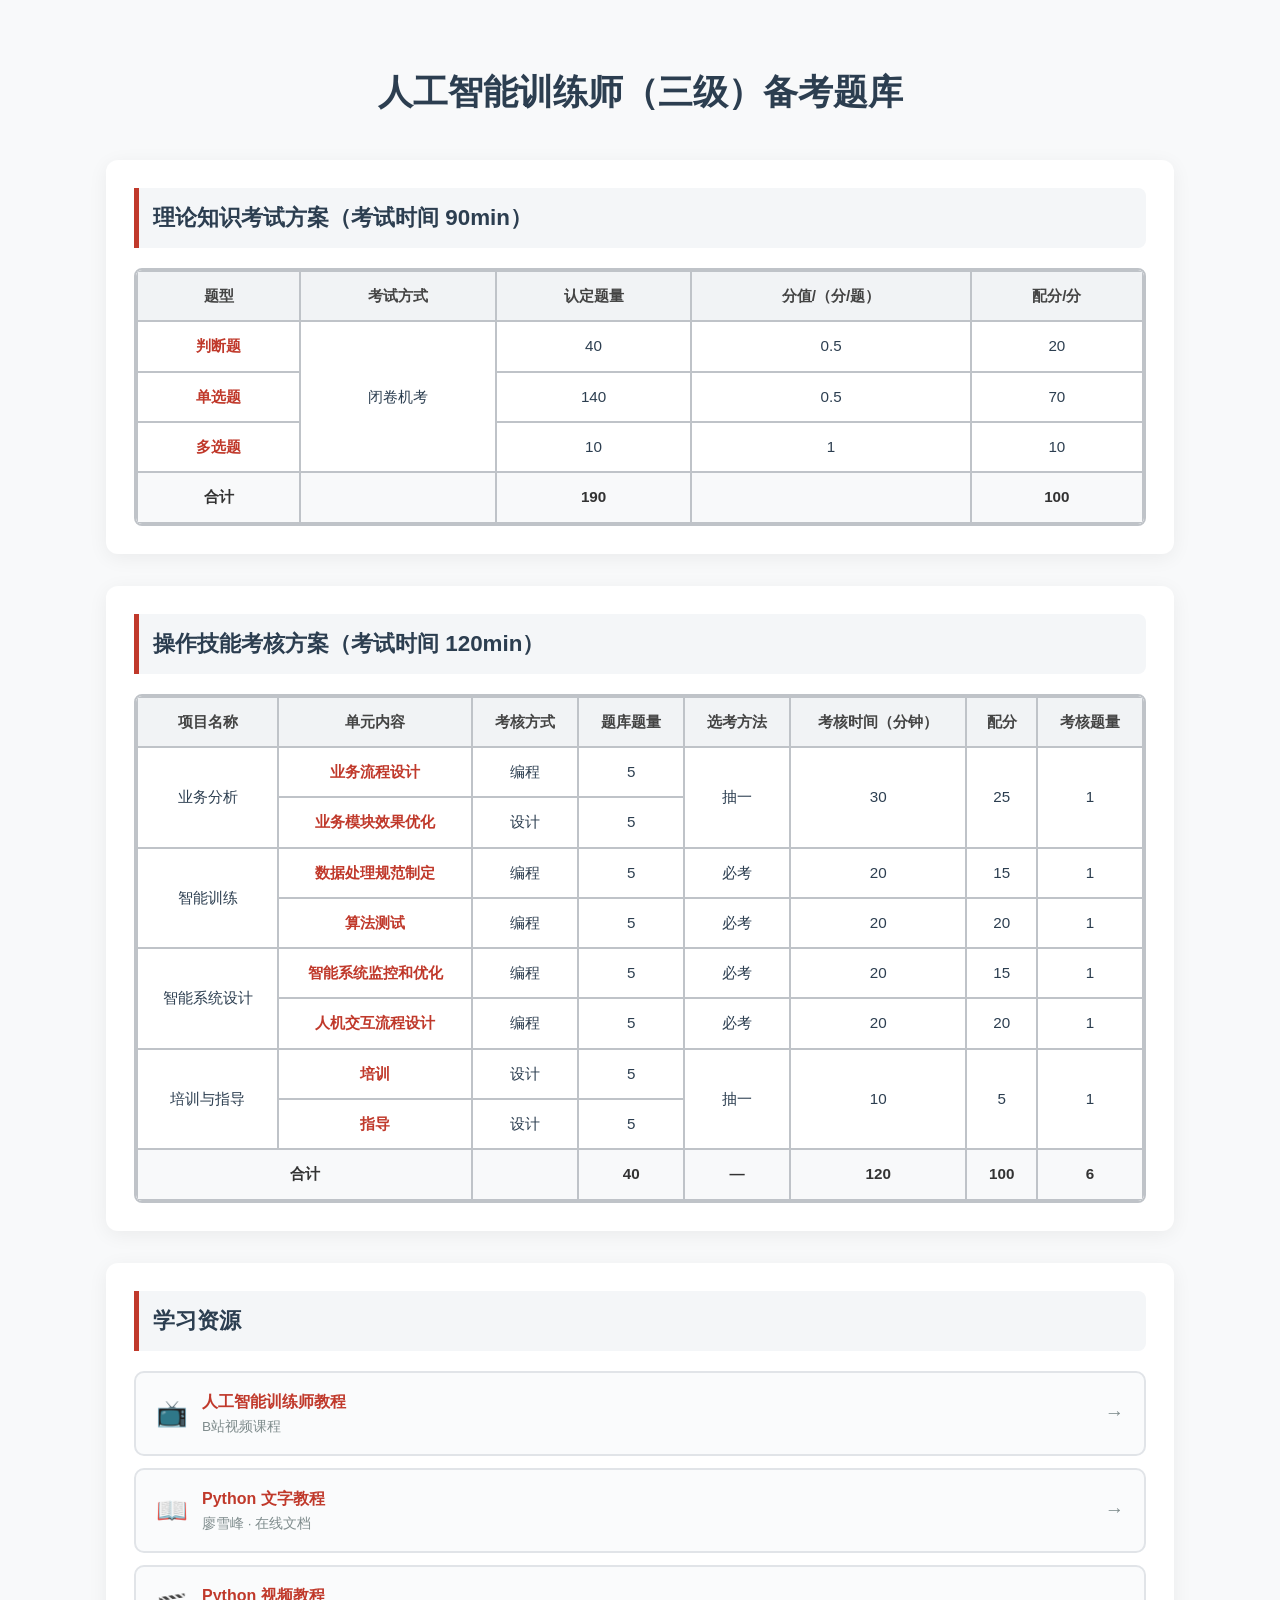
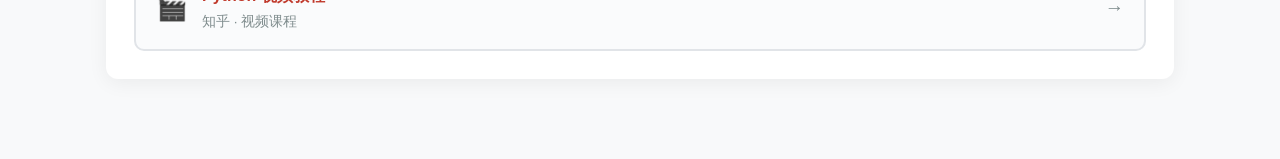
<file: index.html>
<!DOCTYPE html>
<html lang="zh-CN">
<head>
    <meta charset="UTF-8">
    <meta name="viewport" content="width=device-width, initial-scale=1.0">
    <title>人工智能训练师（三级）备考题库</title>
    <link rel="stylesheet" href="css/style.css?v=20260703c">
</head>
<body>
    <div class="container">
        <header class="site-header">
            <h1>人工智能训练师（三级）备考题库</h1>
        </header>

        <section class="exam-section">
            <h2 class="section-title">理论知识考试方案（考试时间 90min）</h2>
            <div class="table-wrapper">
                <table class="exam-table">
                    <thead>
                        <tr>
                            <th>题型</th>
                            <th>考试方式</th>
                            <th>认定题量</th>
                            <th>分值/（分/题）</th>
                            <th>配分/分</th>
                        </tr>
                    </thead>
                    <tbody>
                        <tr>
                            <td><a href="quiz.html?type=judge" class="exam-link">判断题</a></td>
                            <td rowspan="3">闭卷机考</td>
                            <td>40</td>
                            <td>0.5</td>
                            <td>20</td>
                        </tr>
                        <tr>
                            <td><a href="quiz.html?type=single" class="exam-link">单选题</a></td>
                            <td>140</td>
                            <td>0.5</td>
                            <td>70</td>
                        </tr>
                        <tr>
                            <td><a href="quiz.html?type=multi" class="exam-link">多选题</a></td>
                            <td>10</td>
                            <td>1</td>
                            <td>10</td>
                        </tr>
                        <tr class="total-row">
                            <td>合计</td>
                            <td></td>
                            <td>190</td>
                            <td></td>
                            <td>100</td>
                        </tr>
                    </tbody>
                </table>
            </div>
        </section>

        <section class="exam-section">
            <h2 class="section-title">操作技能考核方案（考试时间 120min）</h2>
            <div class="table-wrapper">
                <table class="exam-table skill-table">
                    <thead>
                        <tr>
                            <th>项目名称</th>
                            <th>单元内容</th>
                            <th>考核方式</th>
                            <th>题库题量</th>
                            <th>选考方法</th>
                            <th>考核时间（分钟）</th>
                            <th>配分</th>
                            <th>考核题量</th>
                        </tr>
                    </thead>
                    <tbody>
                        <tr>
                            <td rowspan="2">业务分析</td>
                            <td><a href="skill.html?item=业务流程设计" class="exam-link">业务流程设计</a></td>
                            <td>编程</td>
                            <td>5</td>
                            <td rowspan="2">抽一</td>
                            <td rowspan="2">30</td>
                            <td rowspan="2">25</td>
                            <td rowspan="2">1</td>
                        </tr>
                        <tr>
                            <td><a href="skill.html?item=业务模块效果优化" class="exam-link">业务模块效果优化</a></td>
                            <td>设计</td>
                            <td>5</td>
                        </tr>
                        <tr>
                            <td rowspan="2">智能训练</td>
                            <td><a href="skill.html?item=数据处理规范制定" class="exam-link">数据处理规范制定</a></td>
                            <td>编程</td>
                            <td>5</td>
                            <td>必考</td>
                            <td>20</td>
                            <td>15</td>
                            <td>1</td>
                        </tr>
                        <tr>
                            <td><a href="skill.html?item=算法测试" class="exam-link">算法测试</a></td>
                            <td>编程</td>
                            <td>5</td>
                            <td>必考</td>
                            <td>20</td>
                            <td>20</td>
                            <td>1</td>
                        </tr>
                        <tr>
                            <td rowspan="2">智能系统设计</td>
                            <td><a href="skill.html?item=智能系统监控和优化" class="exam-link">智能系统监控和优化</a></td>
                            <td>编程</td>
                            <td>5</td>
                            <td>必考</td>
                            <td>20</td>
                            <td>15</td>
                            <td>1</td>
                        </tr>
                        <tr>
                            <td><a href="skill.html?item=人机交互流程设计" class="exam-link">人机交互流程设计</a></td>
                            <td>编程</td>
                            <td>5</td>
                            <td>必考</td>
                            <td>20</td>
                            <td>20</td>
                            <td>1</td>
                        </tr>
                        <tr>
                            <td rowspan="2">培训与指导</td>
                            <td><a href="skill.html?item=培训" class="exam-link">培训</a></td>
                            <td>设计</td>
                            <td>5</td>
                            <td rowspan="2">抽一</td>
                            <td rowspan="2">10</td>
                            <td rowspan="2">5</td>
                            <td rowspan="2">1</td>
                        </tr>
                        <tr>
                            <td><a href="skill.html?item=指导" class="exam-link">指导</a></td>
                            <td>设计</td>
                            <td>5</td>
                        </tr>
                        <tr class="total-row">
                            <td colspan="2">合计</td>
                            <td></td>
                            <td>40</td>
                            <td>—</td>
                            <td>120</td>
                            <td>100</td>
                            <td>6</td>
                        </tr>
                    </tbody>
                </table>
            </div>
        </section>

        <section class="exam-section">
            <h2 class="section-title">学习资源</h2>
            <div class="resource-list">
                <a href="https://www.bilibili.com/video/BV1z4JezhE9t/?share_source=copy_web" target="_blank" rel="noopener" class="resource-item">
                    <span class="resource-icon">📺</span>
                    <div class="resource-info">
                        <span class="resource-name">人工智能训练师教程</span>
                        <span class="resource-source">B站视频课程</span>
                    </div>
                    <span class="resource-arrow">→</span>
                </a>
                <a href="https://liaoxuefeng.com/books/python/introduction/index.html" target="_blank" rel="noopener" class="resource-item">
                    <span class="resource-icon">📖</span>
                    <div class="resource-info">
                        <span class="resource-name">Python 文字教程</span>
                        <span class="resource-source">廖雪峰 · 在线文档</span>
                    </div>
                    <span class="resource-arrow">→</span>
                </a>
                <a href="https://www.zhihu.com/education/video-course/1491848366791700480" target="_blank" rel="noopener" class="resource-item">
                    <span class="resource-icon">🎬</span>
                    <div class="resource-info">
                        <span class="resource-name">Python 视频教程</span>
                        <span class="resource-source">知乎 · 视频课程</span>
                    </div>
                    <span class="resource-arrow">→</span>
                </a>
            </div>
        </section>
    </div>
</body>
</html>
</file>
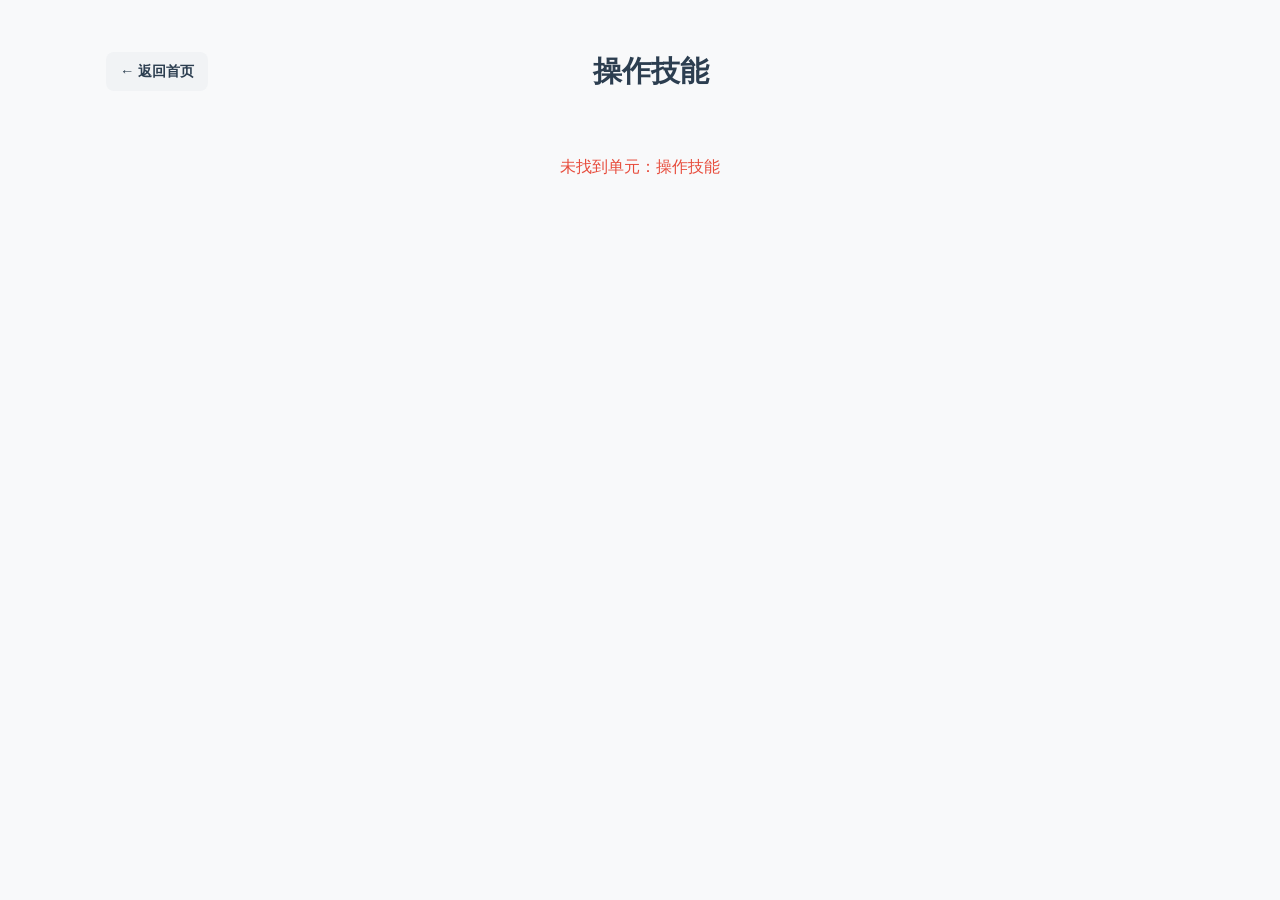
<file: skill.html>
<!DOCTYPE html>
<html lang="zh-CN">
<head>
    <meta charset="UTF-8">
    <meta name="viewport" content="width=device-width, initial-scale=1.0">
    <title>操作技能考核 - 人工智能训练师（三级）</title>
    <link rel="stylesheet" href="css/style.css?v=20260703d">
    <script src="js/marked.min.js"></script>
</head>
<body>
    <div class="container">
        <header class="site-header quiz-header">
            <a href="index.html" class="btn btn-secondary">← 返回首页</a>
            <h1 id="page-title">操作技能考核</h1>
            <span class="quiz-header-spacer"></span>
        </header>

        <div id="loading" class="loading">正在加载...</div>
        <div id="error" class="error hidden">
            加载失败。请确保通过 <code>start_server.bat</code> 启动本地服务器后访问。
        </div>

        <main id="skill-main" class="hidden"></main>
    </div>

    <script>
    (() => {
        marked.setOptions({ breaks: true, gfm: true });

        const params = new URLSearchParams(window.location.search);
        const itemName = params.get('item') || '操作技能';

        // 单元名称 → 目录名
        const labelToDir = {
            '业务流程设计': '1-业务流程设计',
            '业务模块效果优化': '2-业务模块效果优化',
            '数据处理规范制定': '3-数据处理规范制定',
            '算法测试': '4-算法测试',
            '智能系统监控和优化': '5-智能系统监控和优化',
            '人机交互流程设计': '6-人机交互流程设计',
            '培训': '7-培训',
            '指导': '8-指导'
        };

        // 题目标题由页面维护，不依赖 markdown 文件中的 # 标题
        const unitTitles = {
            "业务流程设计": [
                "智能医疗系统中的业务数据处理流程设计",
                "智能农业系统中的业务数据采集和处理流程设计",
                "金融机构信用评估系统中的业务数据审核流程设计",
                "电商平台用户行为分析系统的数据采集与处理流程设计",
                "智能交通系统的数据采集、处理和审核流程设计",
            ],
            "业务模块效果优化": [
                "顾客评价情感识别业务模块效果优化",
                "老年人健康监测与管理服务业务模块效果优化",
                "智慧金融服务业务模块效果优化",
                "智能卖点生成系统业务模块效果优化",
                "腾讯云智能数智人系统业务模块效果优化",
            ],
            "数据处理规范制定": [
                "智慧交通中燃油效率模型的数据清洗和标注流程设计",
                "低碳生活行为影响因素数据清洗和标注流程设计",
                "信用评分模型数据清洗和标注流程设计",
                "医疗研究数据清洗和标注设计",
                "健康与营养咨询数据预处理与数据规范设计",
            ],
            "算法测试": [
                "智能信用评分Logistic回归模型开发与测试",
                "智慧交通中燃油效率随机森林模型开发与测试",
                "日常运动量随机森林预测模型开发与测试",
                "低碳生活行为影响因素预测线性回归模型开发与测试",
                "智能步数预测模型开发与测试",
            ],
            "智能系统监控和优化": [
                "智能音箱产品的数据分析与优化",
                "智能照明系统的数据分析与优化",
                "智能健康手环的数据分析与优化",
                "智能健康监测系统的数据分析与优化",
                "智能家居环境控制系统的数据分析与优化",
            ],
            "人机交互流程设计": [
                "图像识别评估系统交互流程设计",
                "手写数字识别系统交互流程设计",
                "面部表情识别系统交互流程设计",
                "花朵智能识别系统交互流程设计",
                "人脸AI智能检测系统交互流程设计",
            ],
            "培训": [
                "Label studio培训大纲编写",
                "爬虫培训大纲编写",
                "数据清洗培训大纲编写",
                "Pandas数据清洗培训大纲编写",
                "Python数据可视化培训大纲编写",
            ],
            "指导": [
                "智能零售分析系统数据采集和处理指导",
                "AI辅助的医疗影像诊断系统数据采集和处理指导",
                "AI智能安防监控系统采集和处理指导",
                "自动驾驶汽车感知系统数据采集与标注指导",
                "智能化数据标注在文化遗产数字化保护中的应用指导",
            ],
        };


        const loadingEl = document.getElementById('loading');
        const errorEl = document.getElementById('error');
        const mainEl = document.getElementById('skill-main');
        const pageTitleEl = document.getElementById('page-title');

        document.title = itemName + ' - 人工智能训练师（三级）';
        pageTitleEl.textContent = itemName;

        // ======== Markdown 图片路径解析 ========
        // markdown 文件中的相对图片路径需要基于 markdown 文件自身位置解析，
        // 而不是基于当前 HTML 页面（skill.html）的位置。
        function resolveUrl(baseUrl, relativeUrl) {
            if (!relativeUrl || /^(https?:\/\/|\/\/|data:)/i.test(relativeUrl)) {
                return relativeUrl;
            }
            // 返回完整 URL，而不是 pathname，以支持子目录部署
            return new URL(relativeUrl, baseUrl).href;
        }

        function parseMd(md, baseUrl) {
            const renderer = new marked.Renderer();
            renderer.image = function(href, title, text) {
                const src = resolveUrl(baseUrl, href);
                const alt = text || '';
                const titleAttr = title ? ` title="${title}"` : '';
                return `<img src="${src}" alt="${alt}"${titleAttr} loading="lazy" onerror="this.onerror=null;this.classList.add('img-load-error');this.insertAdjacentHTML('afterend','<p style=\\'color:#c0392b\\'>图片加载失败：' + this.src + '</p>');">`;
            };
            return marked.parse(md, { renderer });
        }

        // ======== 渲染 ========
        function render(questions) {
            mainEl.innerHTML = `
                <div id="skill-questions"></div>
            `;

            const container = document.getElementById('skill-questions');

            questions.forEach((q, qi) => {
                const card = document.createElement('div');
                card.className = 'skill-question';

                // 标题
                const header = document.createElement('div');
                header.className = 'skill-question-header';
                header.innerHTML = `
                    <span class="bank-number">第 ${qi + 1} 题</span>
                    <span class="skill-question-title">${q.title}</span>
                `;
                card.appendChild(header);

                // 工作任务
                const taskSection = document.createElement('div');
                taskSection.className = 'skill-section';
                taskSection.innerHTML = `
                    <div class="section-title-bar"><h4>工作任务</h4></div>
                    <div class="section-view">${parseMd(q.taskMd, q.taskBaseUrl)}</div>
                `;
                card.appendChild(taskSection);

                // 参考答案
                const answerSection = document.createElement('div');
                answerSection.className = 'skill-section';
                answerSection.innerHTML = `<div class="section-title-bar"><h4>参考答案</h4></div>`;
                const answerBody = document.createElement('div');
                answerBody.className = 'section-view';

                if (q.answerMd) {
                    answerBody.innerHTML = parseMd(q.answerMd, q.answerBaseUrl);
                } else {
                    answerBody.innerHTML = '<p class="missing-answer">暂无答案。</p>';
                }

                answerSection.appendChild(answerBody);
                card.appendChild(answerSection);

                container.appendChild(card);
            });
        }

        // ======== 加载 ========
        async function init() {
            const dirName = labelToDir[itemName];
            if (!dirName) {
                loadingEl.classList.add('hidden');
                errorEl.textContent = '未找到单元：' + itemName;
                errorEl.classList.remove('hidden');
                return;
            }

            const baseDir = 'content/operations/' + dirName;
            const questions = [];

            // 从 1 开始逐个加载，直到 404
            for (let qi = 1; ; qi++) {
                const taskUrl = baseDir + '/' + qi + '-task.md';
                const taskResp = await fetch(taskUrl);
                if (!taskResp.ok) break;

                const taskMd = await taskResp.text();
                // markdown 文件完整 URL，用于解析其中的相对图片路径
                const taskBaseUrl = new URL(taskUrl, window.location.href).href;

                // 标题由页面维护，不依赖 markdown 内容
                const titles = unitTitles[dirName.split('-')[1]] || [];
                const title = titles[qi - 1] || '第 ' + qi + ' 题';
                // markdown 中即使写了 # 标题也忽略，只取正文
                const taskBody = taskMd.replace(/^#\s+.+\n+/, '').trim();

                // 加载参考答案（代码+文字合并在一个文件，用 ``` 围栏隔离）
                let answerMd = '';
                const answerUrl = baseDir + '/' + qi + '-answer.md';
                const answerBaseUrl = new URL(answerUrl, window.location.href).href;
                try {
                    const answerResp = await fetch(answerUrl);
                    if (answerResp.ok) {
                        answerMd = await answerResp.text();
                    }
                } catch (e) { /* 文件不存在 */ }

                questions.push({ id: qi, title, taskMd: taskBody, answerMd, taskBaseUrl, answerBaseUrl });
            }

            if (questions.length === 0) {
                loadingEl.classList.add('hidden');
                errorEl.textContent = '未找到题目文件，请检查 content/operations/' + dirName + '/';
                errorEl.classList.remove('hidden');
                return;
            }

            render(questions);
            loadingEl.classList.add('hidden');
            mainEl.classList.remove('hidden');
        }

        init();
    })();
    </script>
</body>
</html>
</file>
<file: css/style.css>
/* Base */
:root {
    --primary: #c0392b;
    --primary-dark: #a93226;
    --text: #2c3e50;
    --text-light: #7f8c8d;
    --bg: #f8f9fa;
    --card-bg: #ffffff;
    --border: #e1e4e8;
    --success: #27ae60;
    --error: #e74c3c;
    --shadow: 0 4px 20px rgba(0, 0, 0, 0.06);
}

* {
    box-sizing: border-box;
}

body {
    margin: 0;
    font-family: -apple-system, BlinkMacSystemFont, "Segoe UI", "PingFang SC", "Microsoft YaHei", sans-serif;
    background: var(--bg);
    color: var(--text);
    line-height: 1.6;
}

.container {
    max-width: 1100px;
    margin: 0 auto;
    padding: 24px 16px 48px;
}

/* Header */
.site-header {
    text-align: center;
    padding: 40px 0 32px;
}

.site-header h1 {
    margin: 0 0 8px;
    font-size: 2.2rem;
    color: var(--text);
    font-weight: 700;
}

/* Quiz header: back button + title on same line */
.quiz-header {
    display: flex;
    align-items: center;
    justify-content: space-between;
    padding: 24px 0 20px;
    gap: 12px;
}

.quiz-header h1 {
    margin: 0;
    font-size: 1.8rem;
    text-align: center;
    flex: 1;
}

.quiz-header .btn-secondary {
    white-space: nowrap;
    padding: 8px 14px;
    font-size: 0.9rem;
}

.quiz-header-spacer {
    width: 80px;
    flex-shrink: 0;
}

@media (max-width: 768px) {
    .quiz-header {
        flex-wrap: wrap;
        padding: 20px 0 16px;
    }

    .quiz-header h1 {
        order: -1;
        width: 100%;
        font-size: 1.5rem;
    }

    .quiz-header .btn-secondary,
    .quiz-header-spacer {
        width: auto;
    }
}

/* Sections */
.exam-section {
    background: var(--card-bg);
    border-radius: 12px;
    box-shadow: var(--shadow);
    padding: 28px;
    margin-bottom: 32px;
}

.section-title {
    margin: 0 0 20px;
    font-size: 1.4rem;
    font-weight: 600;
    color: var(--text);
    border-left: 5px solid var(--primary);
    padding: 12px 14px;
    background: #f4f6f8;
    border-radius: 0 8px 8px 0;
}

/* Tables */
.table-wrapper {
    overflow-x: auto;
    border-radius: 8px;
    border: 2px solid #bfc3c8;
}

.exam-table {
    width: 100%;
    border-collapse: collapse;
    background: #fff;
    font-size: 0.95rem;
}

.exam-table th,
.exam-table td {
    border: 2px solid #bfc3c8;
    padding: 12px 14px;
    text-align: center;
    vertical-align: middle;
}

.exam-table th {
    background: #f1f3f5;
    font-weight: 600;
    color: #444;
}

.exam-table tbody tr:hover {
    background: #fafbfc;
}

.total-row {
    background: #f8f9fa;
    font-weight: 600;
}

.total-row td {
    color: #333;
}

/* Red bold links */
.exam-link {
    color: var(--primary);
    font-weight: 700;
    text-decoration: none;
    transition: color 0.2s, transform 0.2s;
    display: inline-block;
}

.exam-link:hover {
    color: var(--primary-dark);
    text-decoration: underline;
    transform: translateY(-1px);
}

/* Buttons */
.btn {
    display: inline-flex;
    align-items: center;
    justify-content: center;
    padding: 12px 24px;
    border-radius: 8px;
    font-size: 1rem;
    font-weight: 600;
    text-decoration: none;
    cursor: pointer;
    transition: all 0.2s;
    border: none;
}

.btn-secondary {
    background: #f1f3f5;
    color: var(--text);
}

.btn-secondary:hover {
    background: #e1e4e8;
}

/* Footer */
.site-footer {
    text-align: center;
    padding: 24px 0;
    color: var(--text-light);
    font-size: 0.9rem;
}

.site-footer p {
    margin: 4px 0;
}

/* Responsive */
@media (max-width: 768px) {
    .site-header h1 {
        font-size: 1.6rem;
    }

    .exam-section {
        padding: 18px;
    }

    .exam-table th,
    .exam-table td {
        padding: 8px 10px;
        font-size: 0.85rem;
    }

    .option-item {
        min-height: 44px;
        align-items: center;
        padding: 12px 14px;
    }
}

/* Question bank list view */
.back-link {
    margin-bottom: 24px;
}

.bank-summary {
    text-align: center;
    color: var(--text-light);
    margin-bottom: 24px;
    font-size: 1rem;
}

.bank-card {
    break-inside: avoid;
    margin-bottom: 16px;
    border-bottom: 1px dashed #e0e0e0;
    padding-bottom: 16px;
}

.bank-card:last-child {
    border-bottom: none;
}

.bank-number {
    display: inline-block;
    background: var(--primary);
    color: #fff;
    padding: 4px 12px;
    border-radius: 16px;
    font-size: 0.85rem;
    font-weight: 600;
    flex-shrink: 0;
    margin-top: 2px;
}

.question-header {
    display: flex;
    align-items: flex-start;
    gap: 12px;
    background: linear-gradient(135deg, #eef2f5 0%, #e4eaef 100%);
    border: 1px solid #cdd3da;
    border-left: 5px solid var(--primary);
    border-radius: 0 8px 8px 0;
    padding: 14px 16px;
    margin-bottom: 20px;
    box-shadow: 0 2px 8px rgba(0, 0, 0, 0.04);
}

.question-text {
    font-size: 1.18rem;
    line-height: 1.7;
    margin: 0;
    font-weight: 600;
    color: #1a252f;
}

.options-list {
    display: flex;
    flex-direction: column;
    gap: 12px;
}

.option-item {
    display: flex;
    align-items: flex-start;
    gap: 12px;
    padding: 14px 16px;
    border: 2px solid var(--border);
    border-radius: 8px;
    transition: all 0.2s;
}

.option-label {
    font-weight: 600;
    color: var(--primary);
    min-width: 24px;
}

.option-text {
    flex: 1;
}

/* Make option items non-interactive in bank view */
.bank-card .option-item {
    cursor: default;
}

.bank-card .option-item:hover {
    border-color: var(--border);
    background: transparent;
}

.bank-card .option-item.correct {
    border-color: var(--success);
    background: rgba(39, 174, 96, 0.22);
    font-weight: 600;
    box-shadow: 0 0 0 1px var(--success);
}

.bank-card .option-item.correct .option-label {
    color: var(--success);
    font-weight: 700;
}

.bank-card .option-item.correct::before {
    content: "✓";
    color: var(--success);
    font-weight: 700;
    margin-right: 8px;
}

.mark-correct {
    display: inline-block;
    width: 14px;
    height: 14px;
    background: var(--success);
    border-radius: 3px;
    vertical-align: middle;
}

/* Skill operation page */
.skill-group-title {
    text-align: center;
    margin-bottom: 8px;
}

.skill-group-count {
    text-align: center;
    color: var(--text-light);
    margin-bottom: 24px;
    font-size: 1rem;
}

.skill-question {
    background: #fff;
    border-radius: 12px;
    box-shadow: var(--shadow);
    padding: 28px;
    margin-bottom: 24px;
}

.skill-question-header {
    display: flex;
    align-items: flex-start;
    gap: 12px;
    background: linear-gradient(135deg, #eef2f5 0%, #e4eaef 100%);
    border: 1px solid #cdd3da;
    border-left: 5px solid var(--primary);
    border-radius: 0 8px 8px 0;
    padding: 14px 16px;
    margin-bottom: 20px;
}

.skill-question-title {
    font-size: 1.18rem;
    font-weight: 600;
    color: #1a252f;
    line-height: 1.7;
    margin: 0;
}

.skill-section {
    margin-bottom: 20px;
}

.skill-section:last-child {
    margin-bottom: 0;
}

.skill-section h4 {
    margin: 0 0 10px;
    font-size: 1rem;
    color: var(--text);
    font-weight: 600;
    padding-left: 10px;
    border-left: 3px solid var(--primary);
}

.skill-section p {
    margin: 0.4em 0;
    color: var(--text);
    line-height: 1.8;
    word-break: break-word;
}

.skill-section pre {
    margin: 0;
    color: var(--text);
    line-height: 1.8;
    white-space: pre-wrap;
    word-break: break-word;
}

.skill-section pre {
    background: #f8f9fa;
    border: 1px solid var(--border);
    border-radius: 8px;
    padding: 16px;
    font-family: "SFMono-Regular", Consolas, "Liberation Mono", Menlo, monospace;
    font-size: 0.9rem;
    overflow-x: auto;
}

.skill-section .missing-answer {
    color: var(--text-light);
    font-style: italic;
}

/* Skill placeholder */
.skill-placeholder {
    text-align: center;
    padding: 60px 24px;
}

.skill-placeholder h2 {
    margin-bottom: 16px;
    color: var(--text);
}

.skill-placeholder p {
    color: var(--text-light);
    margin-bottom: 32px;
}

.loading {
    text-align: center;
    padding: 60px 24px;
    color: var(--text-light);
}

.error {
    text-align: center;
    padding: 40px 24px;
    color: var(--error);
}

.hidden {
    display: none !important;
}

/* Resource list */
.resource-list {
    display: flex;
    flex-direction: column;
    gap: 12px;
}

.resource-item {
    display: flex;
    align-items: center;
    gap: 14px;
    padding: 16px 20px;
    background: #fafbfc;
    border: 2px solid var(--border);
    border-radius: 10px;
    text-decoration: none;
    color: var(--text);
    transition: all 0.2s;
}

.resource-item:hover {
    border-color: var(--primary);
    background: #fef5f5;
    box-shadow: 0 2px 12px rgba(192, 57, 43, 0.08);
}

.resource-icon {
    font-size: 1.6rem;
    flex-shrink: 0;
}

.resource-info {
    flex: 1;
    display: flex;
    flex-direction: column;
    gap: 2px;
}

.resource-name {
    font-weight: 600;
    font-size: 1rem;
    color: var(--primary);
}

.resource-source {
    font-size: 0.85rem;
    color: var(--text-light);
}

.resource-arrow {
    font-size: 1.2rem;
    color: var(--text-light);
    flex-shrink: 0;
    transition: transform 0.2s;
}

.resource-item:hover .resource-arrow {
    transform: translateX(4px);
    color: var(--primary);
}

/* ---- Edit mode ---- */
.section-title-bar {
    display: flex;
    align-items: center;
    justify-content: space-between;
    margin-bottom: 10px;
}

.section-title-bar h4 {
    margin: 0;
    padding-left: 10px;
    border-left: 3px solid var(--primary);
}

.btn-edit {
    background: none;
    border: 1px solid var(--border);
    border-radius: 6px;
    padding: 4px 12px;
    font-size: 0.85rem;
    color: var(--text-light);
    cursor: pointer;
    transition: all 0.15s;
}

.btn-edit:hover {
    color: var(--primary);
    border-color: var(--primary);
    background: #fef5f5;
}

.edit-panels {
    display: grid;
    grid-template-columns: 1fr 1fr;
    gap: 16px;
    margin-bottom: 12px;
}

.edit-panel {
    display: flex;
    flex-direction: column;
}

.edit-panel-label {
    font-size: 0.8rem;
    color: var(--text-light);
    margin-bottom: 6px;
    font-weight: 600;
}

.edit-textarea {
    flex: 1;
    min-height: 200px;
    border: 2px solid var(--border);
    border-radius: 8px;
    padding: 14px;
    font-family: "SFMono-Regular", Consolas, "Liberation Mono", Menlo, monospace;
    font-size: 0.88rem;
    line-height: 1.7;
    resize: vertical;
    outline: none;
    transition: border-color 0.2s;
}

.edit-textarea:focus {
    border-color: var(--primary);
}

.edit-preview {
    flex: 1;
    min-height: 200px;
    border: 2px solid var(--border);
    border-radius: 8px;
    padding: 14px;
    background: #fafbfc;
    overflow-y: auto;
    line-height: 1.8;
}

.edit-actions {
    display: flex;
    gap: 10px;
}

.btn-primary {
    background: var(--primary);
    color: #fff;
}

.btn-primary:hover {
    background: var(--primary-dark);
}

.btn-save-all {
    padding: 10px 20px;
    font-size: 0.95rem;
}

/* Markdown rendered content in view/preview */
.section-view {
    line-height: 1.8;
    color: var(--text);
    overflow-x: auto;
}

.section-view h1, .section-view h2, .section-view h3,
.edit-preview h1, .edit-preview h2, .edit-preview h3 {
    margin: 0.8em 0 0.4em;
    font-weight: 600;
}

.section-view h2, .edit-preview h2 { font-size: 1.15rem; }
.section-view h3, .edit-preview h3 { font-size: 1.05rem; }

.section-view p, .edit-preview p { margin: 0.4em 0; }

.section-view ul, .section-view ol,
.edit-preview ul, .edit-preview ol {
    margin: 0.4em 0;
    padding-left: 1.5em;
}

.section-view li, .edit-preview li { margin: 0.2em 0; }

.section-view pre, .edit-preview pre {
    background: #f8f9fa;
    border: 1px solid var(--border);
    border-radius: 8px;
    padding: 14px;
    font-family: "SFMono-Regular", Consolas, "Liberation Mono", Menlo, monospace;
    font-size: 0.9rem;
    line-height: 1.55;
    overflow-x: auto;
    margin: 0.6em 0;
}

.section-view code, .edit-preview code {
    background: #f0f0f0;
    padding: 2px 6px;
    border-radius: 4px;
    font-family: "SFMono-Regular", Consolas, "Liberation Mono", Menlo, monospace;
    font-size: 0.9em;
}

.section-view pre code, .edit-preview pre code {
    background: none;
    padding: 0;
    border-radius: 0;
}

.section-view strong, .edit-preview strong { font-weight: 600; }

.section-view img,
.edit-preview img {
    max-width: 100%;
    height: auto;
    display: block;
    margin: 0.6em 0;
}

.section-view blockquote, .edit-preview blockquote {
    margin: 0.6em 0;
    padding: 8px 16px;
    border-left: 4px solid var(--primary);
    background: #fef5f5;
    color: #666;
}

.section-view table, .edit-preview table {
    border-collapse: collapse;
    margin: 0.6em 0;
    width: 100%;
}

.section-view th, .edit-preview th,
.section-view td, .edit-preview td {
    border: 1px solid var(--border);
    padding: 8px 12px;
    text-align: left;
}

.section-view th, .edit-preview th {
    background: #f1f3f5;
    font-weight: 600;
}

/* Back to top button */
.btn-back-to-top {
    position: fixed;
    bottom: 32px;
    right: 24px;
    width: 44px;
    height: 44px;
    background: var(--primary);
    color: #fff;
    border: none;
    border-radius: 50%;
    font-size: 1.3rem;
    cursor: pointer;
    box-shadow: 0 4px 14px rgba(192, 57, 43, 0.35);
    opacity: 0;
    visibility: hidden;
    transform: translateY(16px);
    transition: opacity 0.3s, transform 0.3s, visibility 0.3s;
    z-index: 999;
    display: flex;
    align-items: center;
    justify-content: center;
}

.btn-back-to-top.visible {
    opacity: 1;
    visibility: visible;
    transform: translateY(0);
}

.btn-back-to-top:hover {
    background: var(--primary-dark);
    transform: translateY(-2px);
    box-shadow: 0 6px 18px rgba(192, 57, 43, 0.4);
}

.btn-back-to-top.visible:hover {
    transform: translateY(-2px);
}

/* Toast notification */
.save-toast {
    position: fixed;
    top: 20px;
    left: 50%;
    transform: translateX(-50%);
    background: #333;
    color: #fff;
    padding: 10px 24px;
    border-radius: 24px;
    font-size: 0.95rem;
    z-index: 1000;
    box-shadow: 0 4px 12px rgba(0,0,0,0.2);
    transition: opacity 0.3s;
}

@media (max-width: 768px) {
    .edit-panels {
        grid-template-columns: 1fr;
    }
}
</file>
